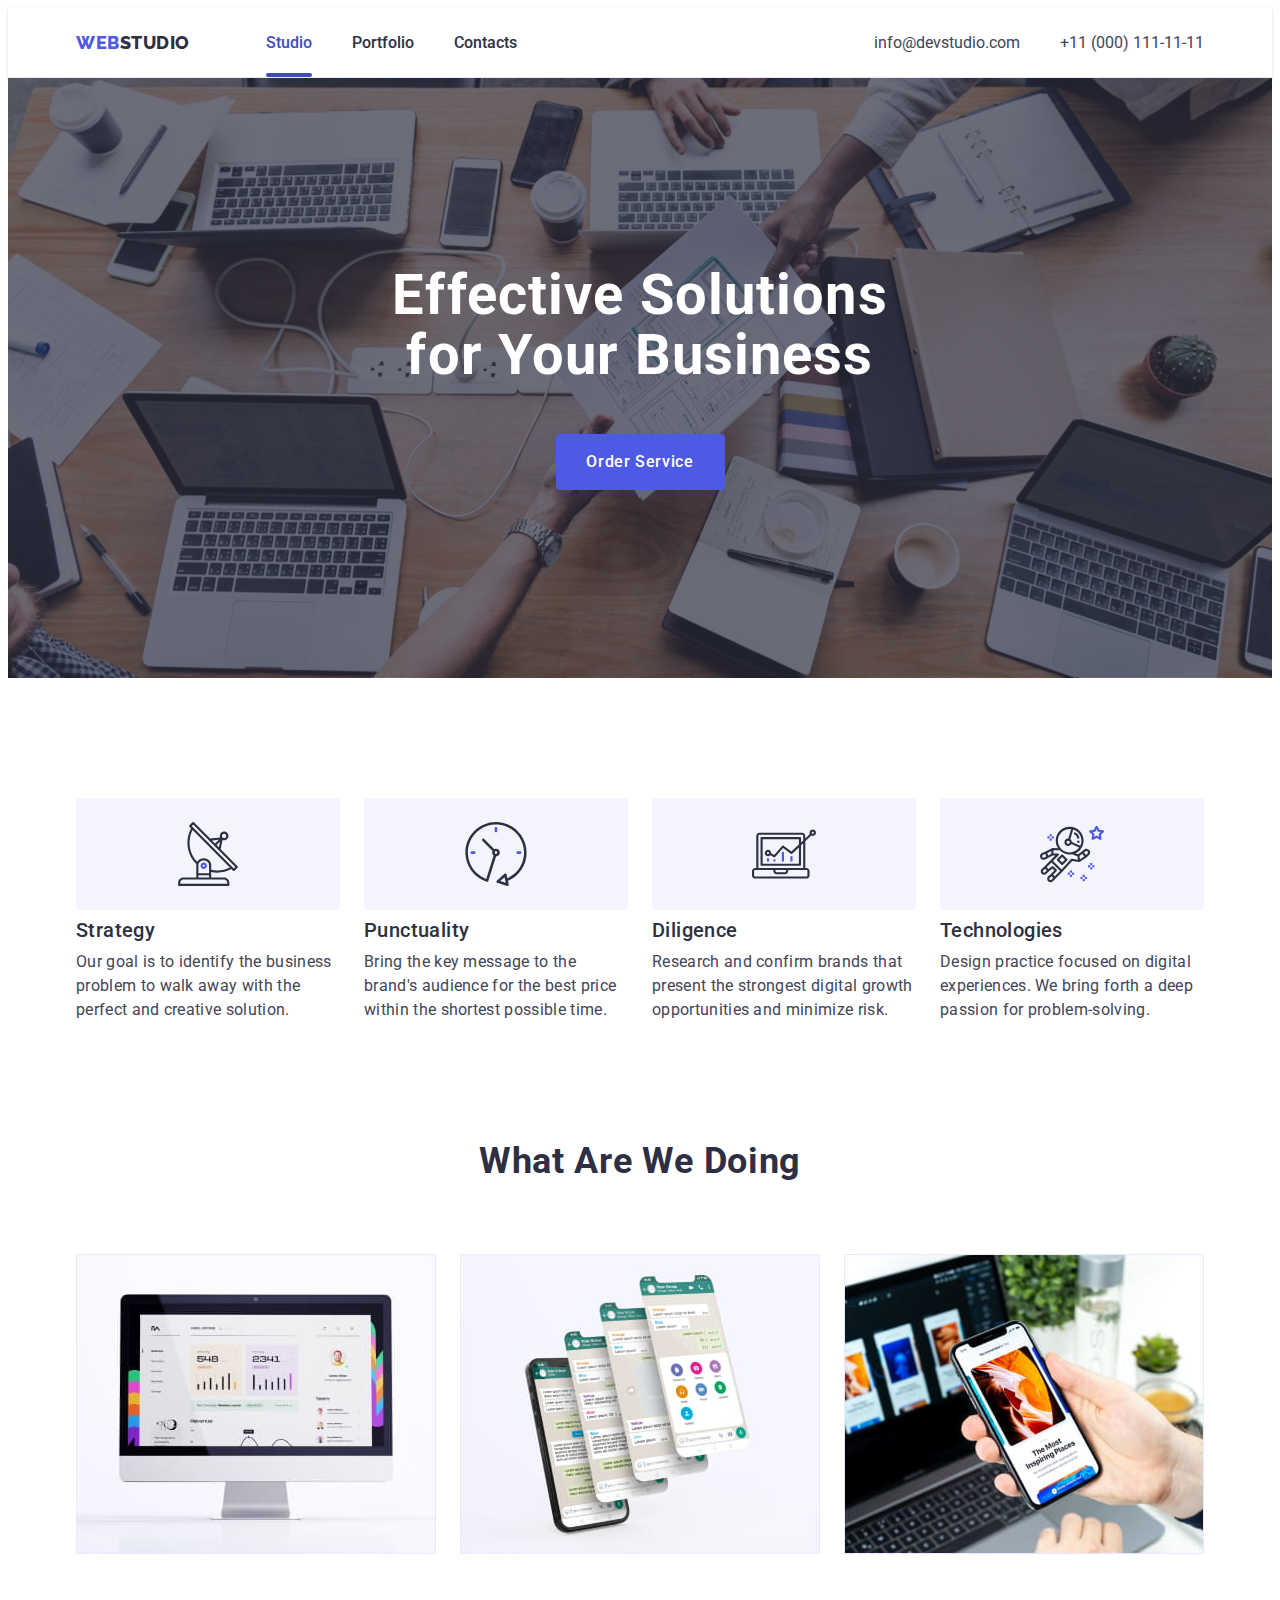
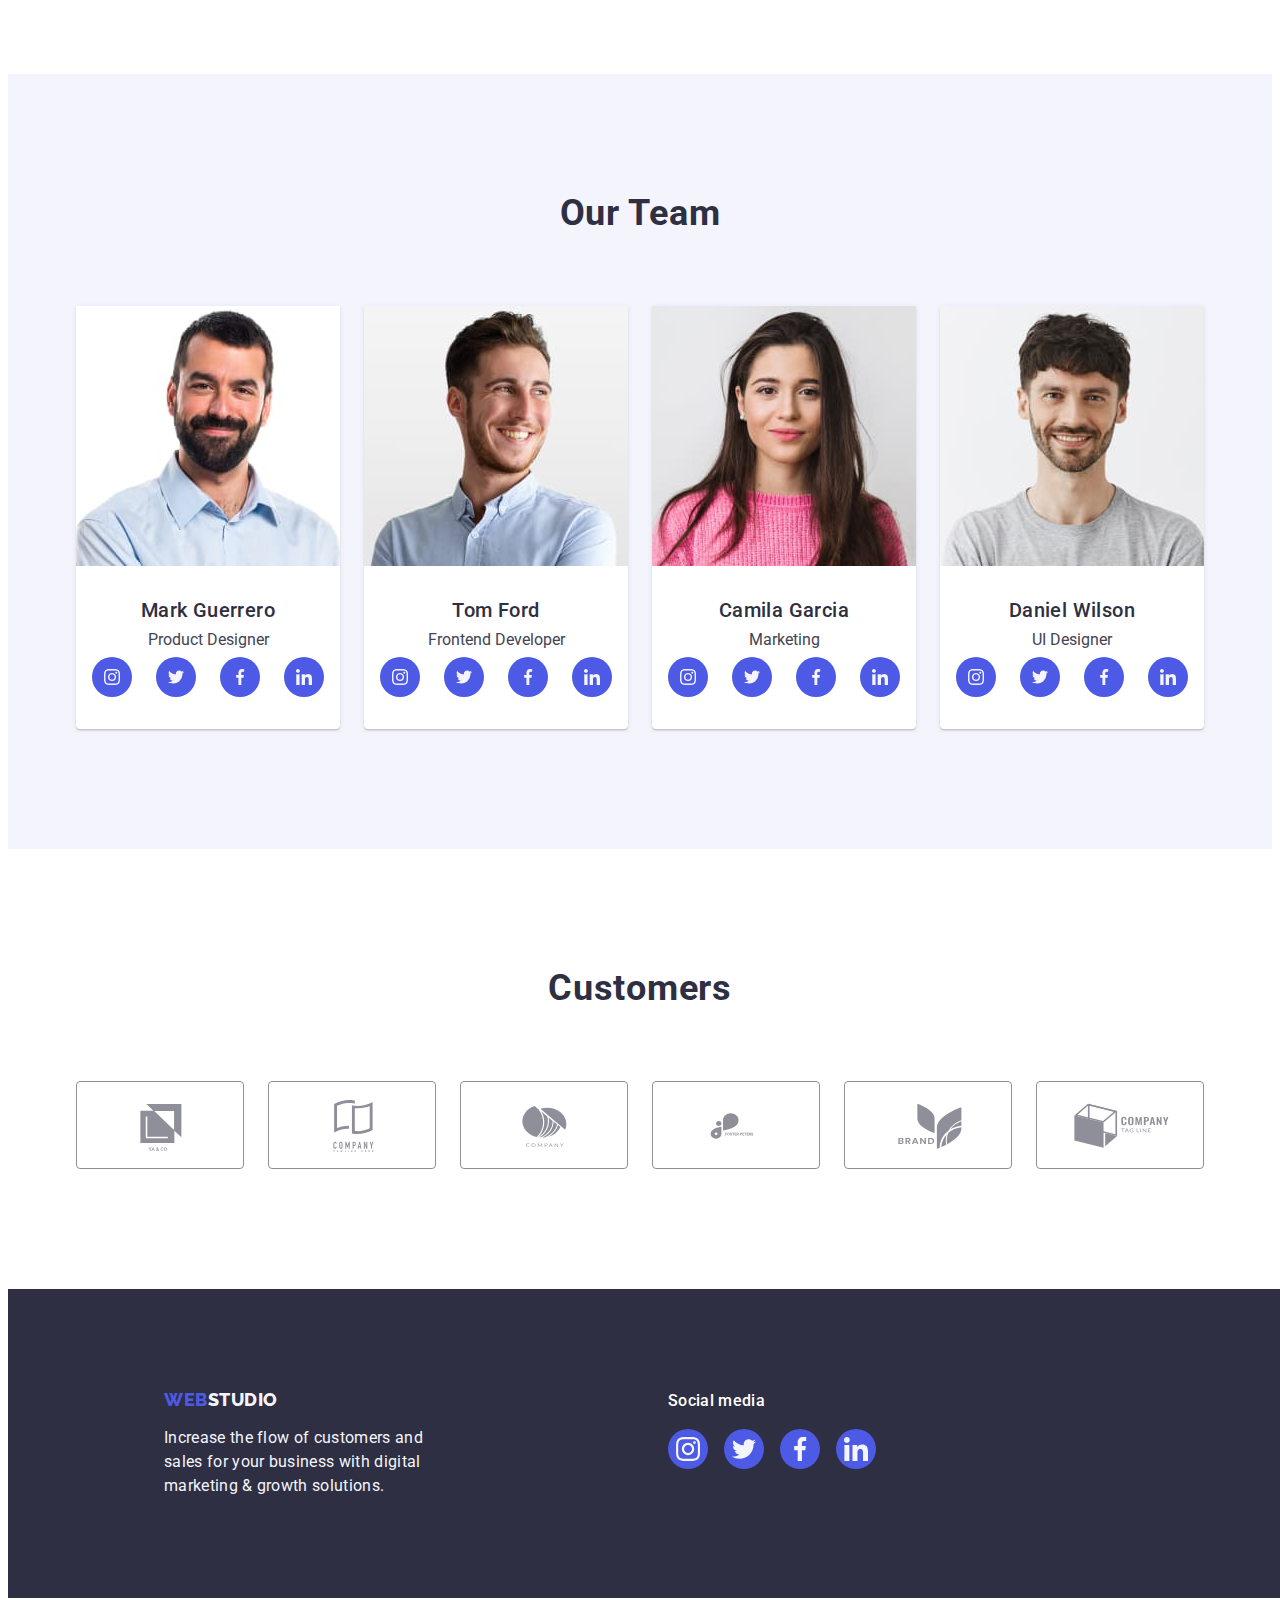
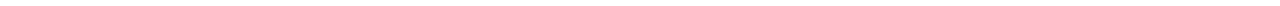
<file: index.html>
<!DOCTYPE html>
<html lang="en">

<head>
  <meta charset="UTF-8" />
  <meta http-equiv="X-UA-Compatible" content="IE=edge" />
  <meta name="viewport" content="width=device-width, initial-scale=1.0" />
  <title>portfolio</title>
  <link rel="preconnect" href="https://fonts.googleapis.com" />
  <link rel="preconnect" href="https://fonts.gstatic.com" crossorigin />
  <link href="https://fonts.googleapis.com/css2?family=Raleway:wght@800&family=Roboto:wght@400;500;700;900&display=swap"
    rel="stylesheet" />
  <!-- Modern normalize -->
  <link rel="stylesheet" href="https://cdnjs.cloudflare.com/ajax/libs/modern-normalize/2.0.0/modern-normalize.min.css"
    integrity="sha512-4xo8blKMVCiXpTaLzQSLSw3KFOVPWhm/TRtuPVc4WG6kUgjH6J03IBuG7JZPkcWMxJ5huwaBpOpnwYElP/m6wg=="
    crossorigin="anonymous" referrerpolicy="no-referrer" />
  <!-- Custom styles -->
  <link rel="stylesheet" href="./css/styles.css" />
</head>

<body>
  <header class="header">
    <div class="header-container container">
      <nav class="header-nav">
        <a class="header-logo link" href="./index.html">Web<span class="header-logo-accent">Studio</span></a>
        <ul class="header-nav-list list">
          <li class="header-nav-item">
            <a class="nav-item-link link current" href="./index.html">Studio</a>
          </li>
          <li class="header-nav-item">
            <a class="nav-item-link link" href="./portfolio.html">Portfolio</a>
          </li>
          <li class="header-nav-item">
            <a class="nav-item-link link" href="">Contacts</a>
          </li>
        </ul>
      </nav>

      <address class="header-contacts">
        <ul class="header-contacts-list list">
          <li>
            <a class="header-contacts-link link" href="mailto:info@devstudio.com">info@devstudio.com</a>
          </li>
          <li>
            <a class="header-contacts-link link" href="tel:+110001111111">+11 (000) 111-11-11</a>
          </li>
        </ul>
      </address>
    </div>
  </header>

  <main>
    <!-- SECTION HERO -->
    <section class="hero">
      <div class="hero-container container">
        <h1 class="hero-title">Effective Solutions for Your Business</h1>
        <button class="hero-btn hero-btn-link link" type="button" data-modal-open>Order Service</button>
      </div>
    </section>

    <!-- SECTION II -->
    <section class="features">
      <div class="container">
        <h2 class="visually-hidden">Features</h2>
        <ul class="features-list list">
          <li class="features-item">
            <div class="featues-icons-thumb">
              <svg class="features-icon" width="64" height="64">
                <use href="./images/icons.svg#icon-antenna"></use>
              </svg>
            </div>
            <h3 class="features-subtitle">Strategy</h3>
            <p class="features-text">
              Our goal is to identify the business problem to walk away with the
              perfect and creative solution.
            </p>
          </li>
          <li class="features-item">
            <div class="featues-icons-thumb">
              <svg class="features-icon" width="64" height="64">
                <use href="./images/icons.svg#icon-clock"></use>
              </svg>
            </div>
            <h3 class="features-subtitle">Punctuality</h3>
            <p class="features-text">
              Bring the key message to the brand's audience for the best price
              within the shortest possible time.
            </p>
          </li>
          <li class="features-item">
            <div class="featues-icons-thumb">
              <svg class="features-icon" width="64" height="64">
                <use href="./images/icons.svg#icon-diagram"></use>
              </svg>
            </div>
            <h3 class="features-subtitle">Diligence</h3>
            <p class="features-text">
              Research and confirm brands that present the strongest digital
              growth opportunities and minimize risk.
            </p>
          </li>
          <li class="features-item">
            <div class="featues-icons-thumb">
              <svg class="features-icon" width="64" height="64">
                <use href="./images/icons.svg#icon-astronaut"></use>
              </svg>
            </div>
            <h3 class="features-subtitle">Technologies</h3>
            <p class="features-text">
              Design practice focused on digital experiences. We bring forth a
              deep passion for problem-solving.
            </p>
          </li>
        </ul>
      </div>
    </section>

    <!-- SECTION III -->
    <section class="what-are-we-section">
      <div class="what-are-we container">
        <h2 class="what-are-we-title section-title">What are we doing</h2>
        <ul class="what-are-we-list list">
          <li class="what-are-we-item">
            <img src="./images/img_1.jpg" alt="on Mac" width="360" height="300" />
          </li>
          <li class="what-are-we-item">
            <img src="./images/img_2.jpg" alt="on iPhone" width="360" height="300" />
          </li>
          <li class="what-are-we-item">
            <img src="./images/img_3.jpg" alt="on mobile&laptop" width="360" height="300" />
          </li>
        </ul>
      </div>
    </section>

    <!-- SECTION IV -->
    <section class="teamcards">
      <div class="container">
        <h2 class="teamcards-title section-title">Our Team</h2>
        <ul class="teamcards-content-list list">
          <li class="teamcards-content-item">
            <img class="teamcards-img" src="./images/img_tc1.jpg" alt="MG picture" width="264" height="260" />
            <div class="teamcards-content-block">
              <h3 class="teamcards-content-title">Mark Guerrero</h3>
              <p class="teamcards-content-text">Product Designer</p>

              <ul class="teamcards-socials list">
                <li class="teamcards-socials-icons">
                  <a class="teamcards-socials-link link" href="https://instagram.com" target="_blank"
                    rel="noopener noreferrer" aria-label="Instagram link"><svg class="teamcards-icon" width="16"
                      height="16">
                      <use href="./images/icons.svg#icon-instagram-2"></use>
                    </svg></a>
                </li>
                <li class="teamcards-socials-icons">
                  <a class="teamcards-socials-link link" href="https://twitter.com" target="_blank"
                    rel="noopener noreferrer" aria-label="Twitter link"><svg class="teamcards-icon" width="16"
                      height="16">
                      <use href="./images/icons.svg#icon-twitter-1"></use>
                    </svg></a>
                </li>
                <li class="teamcards-socials-icons">
                  <a class="teamcards-socials-link link" href="https://facebook.com" target="_blank"
                    rel="noopener noreferrer" aria-label="Facebook link"><svg class="teamcards-icon" width="16"
                      height="16">
                      <use href="./images/icons.svg#icon-facebook-1"></use>
                    </svg></a>
                </li>
                <li class="teamcards-socials-icons">
                  <a class="teamcards-socials-link link" href="https://www.linkedin.com/company/linkedin"
                    target="_blank" rel="noopener noreferrer" aria-label="Linkedin link"><svg class="teamcards-icon"
                      width="16" height="16">
                      <use href="./images/icons.svg#icon-linkedin-1"></use>
                    </svg></a>
                </li>
              </ul>
            </div>
          </li>
          <li class="teamcards-content-item">
            <img class="teamcards-img" src="./images/img_tc2.jpg" alt="TF picture" width="264" height="260" />
            <div class="teamcards-content-block">
              <h3 class="teamcards-content-title">Tom Ford</h3>
              <p class="teamcards-content-text">Frontend Developer</p>
              <ul class="teamcards-socials list">
                <li class="teamcards-socials-icons">
                  <a class="teamcards-socials-link link" href="https://instagram.com" target="_blank"
                    rel="noopener noreferrer" aria-label="Instagram link"><svg class="teamcards-icon" width="16"
                      height="16">
                      <use href="./images/icons.svg#icon-instagram-2"></use>
                    </svg></a>
                </li>
                <li class="teamcards-socials-icons">
                  <a class="teamcards-socials-link link" href="https://twitter.com" target="_blank"
                    rel="noopener noreferrer" aria-label="Twitter link"><svg class="teamcards-icon" width="16"
                      height="16">
                      <use href="./images/icons.svg#icon-twitter-1"></use>
                    </svg></a>
                </li>
                <li class="teamcards-socials-icons">
                  <a class="teamcards-socials-link link" href="https://facebook.com" target="_blank"
                    rel="noopener noreferrer" aria-label="Facebook link"><svg class="teamcards-icon" width="16"
                      height="16">
                      <use href="./images/icons.svg#icon-facebook-1"></use>
                    </svg></a>
                </li>
                <li class="teamcards-socials-icons">
                  <a class="teamcards-socials-link link" href="https://www.linkedin.com/company/linkedin"
                    target="_blank" rel="noopener noreferrer" aria-label="Linkedin link"><svg class="teamcards-icon"
                      width="16" height="16">
                      <use href="./images/icons.svg#icon-linkedin-1"></use>
                    </svg></a>
                </li>
              </ul>
            </div>
          </li>
          <li class="teamcards-content-item">
            <img class="teamcards-img" src="./images/img_tc3.jpg" alt="CG picture" width="264" height="260" />
            <div class="teamcards-content-block">
              <h3 class="teamcards-content-title">Camila Garcia</h3>
              <p class="teamcards-content-text">Marketing</p>
              <ul class="teamcards-socials list">
                <li class="teamcards-socials-icons">
                  <a class="teamcards-socials-link link" href="https://instagram.com" target="_blank"
                    rel="noopener noreferrer" aria-label="Instagram link"><svg class="teamcards-icon" width="16"
                      height="16">
                      <use href="./images/icons.svg#icon-instagram-2"></use>
                    </svg></a>
                </li>
                <li class="teamcards-socials-icons">
                  <a class="teamcards-socials-link link" href="https://twitter.com" target="_blank"
                    rel="noopener noreferrer" aria-label="Twitter link"><svg class="teamcards-icon" width="16"
                      height="16">
                      <use href="./images/icons.svg#icon-twitter-1"></use>
                    </svg></a>
                </li>
                <li class="teamcards-socials-icons">
                  <a class="teamcards-socials-link link" href="https://facebook.com" target="_blank"
                    rel="noopener noreferrer" aria-label="Facebook link"><svg class="teamcards-icon" width="16"
                      height="16">
                      <use href="./images/icons.svg#icon-facebook-1"></use>
                    </svg></a>
                </li>
                <li class="teamcards-socials-icons">
                  <a class="teamcards-socials-link link" href="https://www.linkedin.com/company/linkedin"
                    target="_blank" rel="noopener noreferrer" aria-label="Linkedin link"><svg class="teamcards-icon"
                      width="16" height="16">
                      <use href="./images/icons.svg#icon-linkedin-1"></use>
                    </svg></a>
                </li>
              </ul>
            </div>
          </li>
          <li class="teamcards-content-item">
            <img class="teamcards-img" src="./images/img_tc4.jpg" alt="DW picture" width="264" height="260" />
            <div class="teamcards-content-block">
              <h3 class="teamcards-content-title">Daniel Wilson</h3>
              <p class="teamcards-content-text">UI Designer</p>
              <ul class="teamcards-socials list">
                <li class="teamcards-socials-icons">
                  <a class="teamcards-socials-link link" href="https://instagram.com" target="_blank"
                    rel="noopener noreferrer" aria-label="Instagram link"><svg class="teamcards-icon" width="16"
                      height="16">
                      <use href="./images/icons.svg#icon-instagram-2"></use>
                    </svg></a>
                </li>
                <li class="teamcards-socials-icons">
                  <a class="teamcards-socials-link link" href="https://twitter.com" target="_blank"
                    rel="noopener noreferrer" aria-label="Twitter link"><svg class="teamcards-icon" width="16"
                      height="16">
                      <use href="./images/icons.svg#icon-twitter-1"></use>
                    </svg></a>
                </li>
                <li class="teamcards-socials-icons">
                  <a class="teamcards-socials-link link" href="https://facebook.com" target="_blank"
                    rel="noopener noreferrer" aria-label="Facebook link"><svg class="teamcards-icon" width="16"
                      height="16">
                      <use href="./images/icons.svg#icon-facebook-1"></use>
                    </svg></a>
                </li>
                <li class="teamcards-socials-icons">
                  <a class="teamcards-socials-link link" href="https://www.linkedin.com/company/linkedin"
                    target="_blank" rel="noopener noreferrer" aria-label="Linkedin link"><svg class="teamcards-icon"
                      width="16" height="16">
                      <use href="./images/icons.svg#icon-linkedin-1"></use>
                    </svg></a>
                </li>
              </ul>
            </div>
          </li>
        </ul>
      </div>
    </section>

    <!-- SECTION V -->
    <section class="customers-section">
      <div class="container">
        <h2 class="customers-title section-title">Customers</h2>
        <ul class="customers-list list">
          <li class="customers-item">
            <a class="customers-item-link link" href=""><svg class="customers-icon" width="104" height="56">
                <use href="./images/icons.svg#icon-Logo"></use>
              </svg></a>
          </li>
          <li class="customers-item">
            <a class="customers-item-link link" href=""><svg class="customers-icon" width="104" height="56">
                <use href="./images/icons.svg#icon-Logo1"></use>
              </svg></a>
          </li>
          <li class="customers-item">
            <a class="customers-item-link link" href=""><svg class="customers-icon" width="104" height="56">
                <use href="./images/icons.svg#icon-Logo2"></use>
              </svg></a>
          </li>
          <li class="customers-item">
            <a class="customers-item-link link" href=""><svg class="customers-icon" width="104" height="56">
                <use href="./images/icons.svg#icon-Logo3"></use>
              </svg></a>
          </li>
          <li class="customers-item">
            <a class="customers-item-link link" href=""><svg class="customers-icon" width="104" height="56">
                <use href="./images/icons.svg#icon-Logo4"></use>
              </svg></a>
          </li>
          <li class="customers-item">
            <a class="customers-item-link link" href=""><svg class="customers-icon" width="104" height="56">
                <use href="./images/icons.svg#icon-Logo5"></use>
              </svg></a>
          </li>
        </ul>
      </div>
    </section>
  </main>

  <footer class="footer">

    <div class="footer-container container">
      <div class="footer-logo">
        <a class="footer-logo-link link" href="./index.html">Web<span class="footer-logo-accent">Studio</span></a>
        <p class="footer-text">
          Increase the flow of customers and sales for your business with digital
          marketing & growth solutions.
        </p>
      </div>

      <div class="footer-socials">
        <p class="footer-subject">Social media</p>
        <ul class="footer-socials-list list">
          <li class="footer-socials-item">
            <a class="footer-socials-link link" href="https://instagram.com" target="_blank" rel="noopener noreferrer"
              aria-label="Instagram link"><svg class="footer-socials-icon" width="24" height="24">
                <use href="./images/icons.svg#icon-instagram-2"></use>
              </svg></a>
          </li>
          <li class="footer-socials-item">
            <a class="footer-socials-link link" href="https://twitter.com" target="_blank" rel="noopener noreferrer"
              aria-label="Twitter link"><svg class="footer-socials-icon" width="24" height="24">
                <use href="./images/icons.svg#icon-twitter-1"></use>
              </svg></a>
          </li>
          <li class="footer-socials-item">
            <a class="footer-socials-link link" href="https://facebook.com" target="_blank" rel="noopener noreferrer"
              aria-label="Facebook link"><svg class="footer-socials-icon" width="24" height="24">
                <use href="./images/icons.svg#icon-facebook-1"></use>
              </svg></a>
          </li>
          <li class="footer-socials-item">
            <a class="footer-socials-link link" href="https://www.linkedin.com/company/linkedin" target="_blank"
              rel="noopener noreferrer" aria-label="Linkedin link"><svg class="footer-socials-icon" width="24"
                height="24">
                <use href="./images/icons.svg#icon-linkedin-1"></use>
              </svg></a>
          </li>
        </ul>
      </div>
    </div>
  </footer>

  <!-- Pop-up Window -->

  <div class="modal-window is-hidden" data-modal>
    <div class="modal">
      <button class="modal-btn" type="button" data-modal-close>
        <svg class="modal-btn-icon" width="8" height="8">
          <use href="./images/icons.svg#icon-close-black-18dp-2"></use>
        </svg>
      </button>
    </div>
  </div>

  <script src="./js/modal.js"></script>
</body>

</html>
</file>
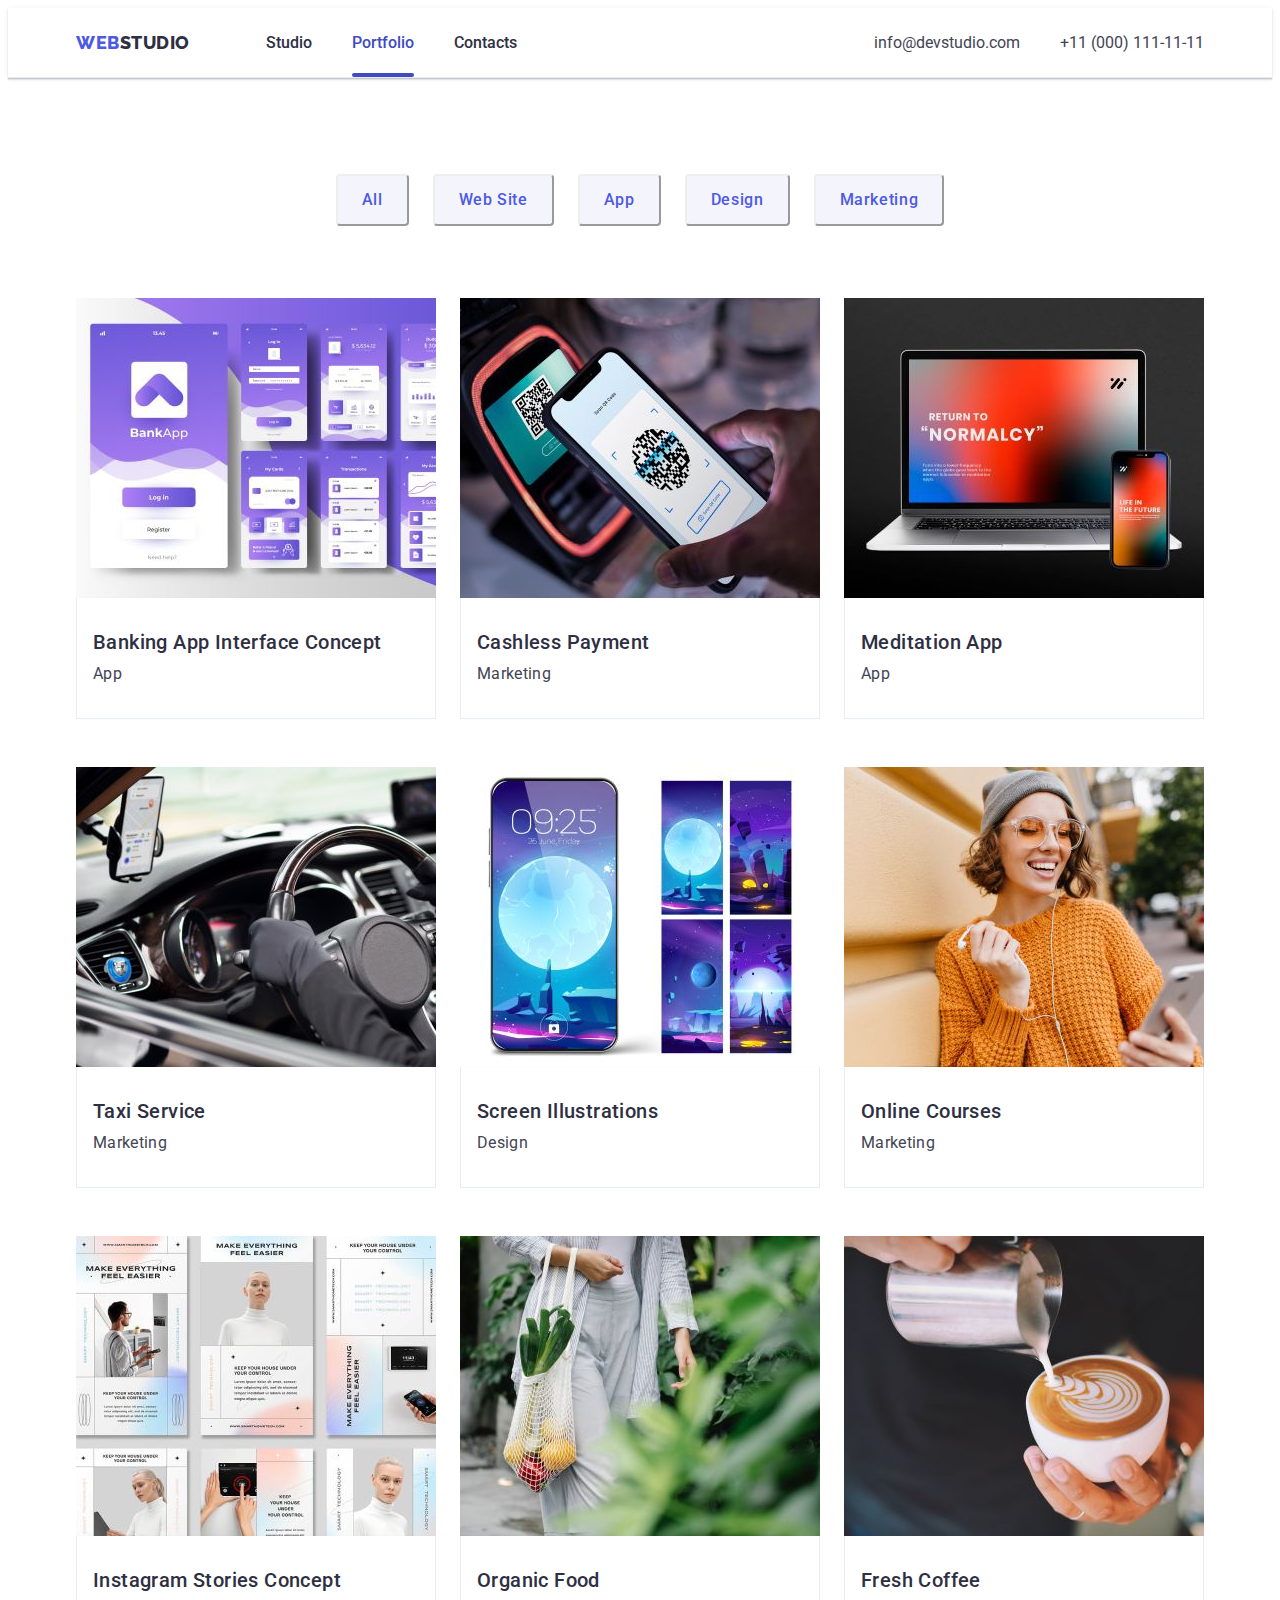
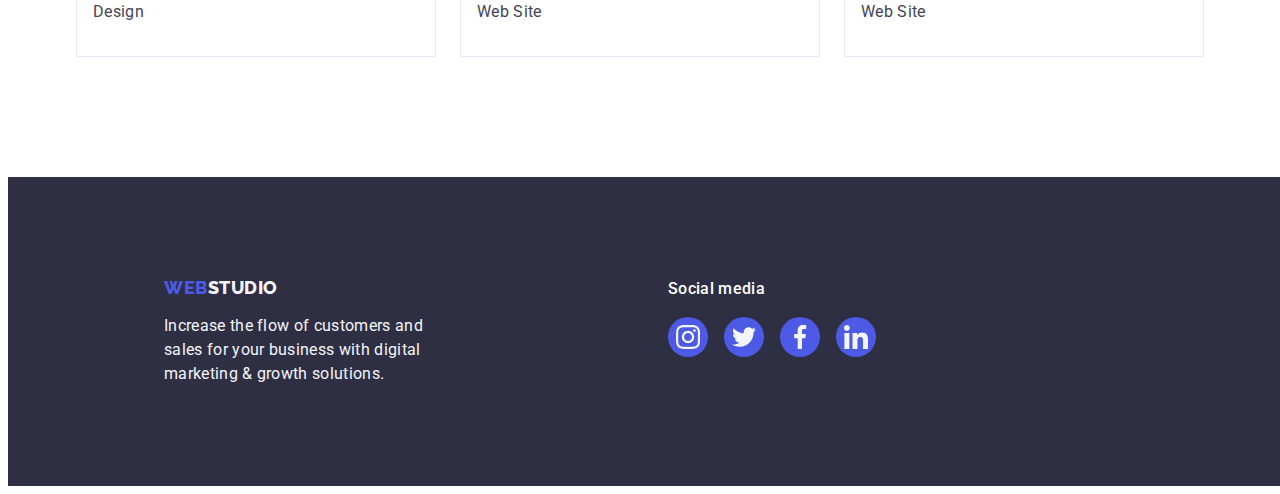
<file: portfolio.html>
<!DOCTYPE html>
<html lang="en">

<head>
    <meta charset="UTF-8">
    <meta http-equiv="X-UA-Compatible" content="IE=edge">
    <meta name="viewport" content="width=device-width, initial-scale=1.0">
    <title>portfolio</title>
    <link rel="preconnect" href="https://fonts.googleapis.com">
    <link rel="preconnect" href="https://fonts.gstatic.com" crossorigin>
    <link
        href="https://fonts.googleapis.com/css2?family=Raleway:wght@800&family=Roboto:wght@400;500;700;900&display=swap"
        rel="stylesheet">
    <link rel="stylesheet" href="https://cdnjs.cloudflare.com/ajax/libs/modern-normalize/2.0.0/modern-normalize.min.css"
        integrity="sha512-4xo8blKMVCiXpTaLzQSLSw3KFOVPWhm/TRtuPVc4WG6kUgjH6J03IBuG7JZPkcWMxJ5huwaBpOpnwYElP/m6wg=="
        crossorigin="anonymous" referrerpolicy="no-referrer" />
    <link rel="stylesheet" href="./css/styles.css">
</head>

<body>
    <header class="header">
        <div class="header-container container">
            <nav class="header-nav">
                <a class="header-logo link" href="./index.html">Web<span class="header-logo-accent">Studio</span></a>
                <ul class="header-nav-list list">
                    <li class="header-nav-item">
                        <a class="nav-item-link link" href="./index.html">Studio</a>
                    </li>
                    <li class="header-nav-item">
                        <a class="nav-item-link link current" href="./portfolio.html">Portfolio</a>
                    </li>
                    <li class="header-nav-item">
                        <a class="nav-item-link link" href="">Contacts</a>
                    </li>
                </ul>
            </nav>

            <address class="header-contacts">
                <ul class="header-contacts-list list">
                    <li>
                        <a class="header-contacts-link link" href="mailto:info@devstudio.com">info@devstudio.com</a>
                    </li>
                    <li>
                        <a class="header-contacts-link link" href="tel:+110001111111">+11 (000) 111-11-11</a>
                    </li>
                </ul>
            </address>
        </div>
    </header>

    <main>
        <section class="portfolio-main">
            <div class="container">
                <h1 class="visually-hidden">Decription of Portfolio</h1>
                <ul class="filter-btns list">
                    <li class="filter-btns-item"><button class="filter-btns-link link" type="button">All</button>
                    </li>
                    <li class="filter-btns-item"><button class="filter-btns-link link" type="button">Web
                            Site</button>
                    </li>
                    <li class="filter-btns-item"><button class="filter-btns-link link" type="button">App</button>
                    </li>
                    <li class="filter-btns-item"><button class="filter-btns-link link" type="button">Design</button>
                    </li>
                    <li class="filter-btns-item"><button class="filter-btns-link link" type="button">Marketing</button>
                    </li>
                </ul>

                <ul class="project-cards-list list">
                    <li class="project-cards-item">
                        <a class="project-cards-link link" href="">
                            <div class="project-cards-thumb">
                                <img class="project-cards-img" src="./images/banking_app.jpg"
                                    alt="Banking App Interface Concept" width="360" height="300">
                                <p class="overlay">
                                    14 Stylish and User-Friendly App Design Concepts · Task
                                    Manager App · Calorie Tracker App · Exotic Fruit Ecommerce App ·
                                    Cloud Storage App
                                </p>
                            </div>
                            <div class="project-cards-wrapper">
                                <h2 class="features-subtitle">Banking App Interface Concept</h2>
                                <p class="features-text">App</p>
                            </div>
                        </a>
                    </li>
                    <li class="project-cards-item">
                        <a class="project-cards-link link" href="">
                            <div class="project-cards-thumb">

                                <img class="project-cards-img" src="./images/cashless_payment.jpg"
                                    alt="Cashless Payment" width="360" height="300">
                                <p class="overlay">
                                    14 Stylish and User-Friendly App Design Concepts · Task
                                    Manager App · Calorie Tracker App · Exotic Fruit Ecommerce App ·
                                    Cloud Storage App
                                </p>
                            </div>
                            <div class="project-cards-wrapper">
                                <h2 class="features-subtitle">Cashless Payment</h2>
                                <p class="features-text">Marketing</p>
                            </div>
                        </a>
                    </li>
                    <li class="project-cards-item">
                        <a class="project-cards-link link" href="">
                            <div class="project-cards-thumb">

                                <img class="project-cards-img" src="./images/meditation_app.jpg" alt="Meditation App"
                                    width="360" height="300">
                                <p class="overlay">
                                    14 Stylish and User-Friendly App Design Concepts · Task
                                    Manager App · Calorie Tracker App · Exotic Fruit Ecommerce App ·
                                    Cloud Storage App
                                </p>
                            </div>
                            <div class="project-cards-wrapper">
                                <h2 class="features-subtitle">Meditation App</h2>
                                <p class="features-text">App</p>
                            </div>
                        </a>
                    </li>
                    <li class="project-cards-item">
                        <a class="project-cards-link link" href="">
                            <div class="project-cards-thumb">

                                <img class="project-cards-img" src="./images/taxi_service.jpg" alt="Taxi Service"
                                    width="360" height="300">
                                <p class="overlay">
                                    14 Stylish and User-Friendly App Design Concepts · Task
                                    Manager App · Calorie Tracker App · Exotic Fruit Ecommerce App ·
                                    Cloud Storage App
                                </p>
                            </div>
                            <div class="project-cards-wrapper">
                                <h2 class="features-subtitle">Taxi Service</h2>
                                <p class="features-text">Marketing</p>
                            </div>
                        </a>
                    </li>
                    <li class="project-cards-item">
                        <a class="project-cards-link link" href="">
                            <div class="project-cards-thumb">

                                <img class="project-cards-img" src="./images/screen_illustrations.jpg"
                                    alt="Screen Illustrations" width="360" height="300">
                                <p class="overlay">
                                    14 Stylish and User-Friendly App Design Concepts · Task
                                    Manager App · Calorie Tracker App · Exotic Fruit Ecommerce App ·
                                    Cloud Storage App
                                </p>
                            </div>
                            <div class="project-cards-wrapper">
                                <h2 class="features-subtitle">Screen Illustrations</h2>
                                <p class="features-text">Design</p>
                            </div>
                        </a>
                    </li>
                    <li class="project-cards-item">
                        <a class="project-cards-link link" href="">
                            <div class="project-cards-thumb">

                                <img class="project-cards-img" src="./images/online_courses.jpg" alt="Online Courses"
                                    width="360" height="300">
                                <p class="overlay">
                                    14 Stylish and User-Friendly App Design Concepts · Task
                                    Manager App · Calorie Tracker App · Exotic Fruit Ecommerce App ·
                                    Cloud Storage App
                                </p>
                            </div>
                            <div class="project-cards-wrapper">
                                <h2 class="features-subtitle">Online Courses</h2>
                                <p class="features-text">Marketing</p>
                            </div>
                        </a>
                    </li>
                    <li class="project-cards-item">
                        <a class="project-cards-link link" href="">
                            <div class="project-cards-thumb">

                                <img class="project-cards-img" src="./images/instagram_stories_concept.jpg"
                                    alt="Instagram Stories Concept" width="360" height="300">
                                <p class="overlay">
                                    14 Stylish and User-Friendly App Design Concepts · Task
                                    Manager App · Calorie Tracker App · Exotic Fruit Ecommerce App ·
                                    Cloud Storage App
                                </p>
                            </div>
                            <div class="project-cards-wrapper">
                                <h2 class="features-subtitle">Instagram Stories Concept</h2>
                                <p class="features-text">Design</p>
                            </div>
                        </a>
                    </li>
                    <li class="project-cards-item">
                        <a class="project-cards-link link" href="">
                            <div class="project-cards-thumb">

                                <img class="project-cards-img" src="./images/organic_food.jpg" alt="Organic Food"
                                    width="360" height="300">
                                <p class="overlay">
                                    14 Stylish and User-Friendly App Design Concepts · Task
                                    Manager App · Calorie Tracker App · Exotic Fruit Ecommerce App ·
                                    Cloud Storage App
                                </p>
                            </div>
                            <div class="project-cards-wrapper">
                                <h2 class="features-subtitle">Organic Food</h2>
                                <p class="features-text">Web Site</p>
                            </div>
                        </a>
                    </li>
                    <li class="project-cards-item">
                        <a class="project-cards-link link" href="">
                            <div class="project-cards-thumb">

                                <img class="project-cards-img" src="./images/fresh_coffee.jpg" alt="Fresh Coffee"
                                    width="360" height="300">
                                <p class="overlay">
                                    14 Stylish and User-Friendly App Design Concepts · Task
                                    Manager App · Calorie Tracker App · Exotic Fruit Ecommerce App ·
                                    Cloud Storage App
                                </p>
                            </div>
                            <div class="project-cards-wrapper">
                                <h2 class="features-subtitle">Fresh Coffee</h2>
                                <p class="features-text">Web Site</p>
                            </div>
                        </a>
                    </li>
                </ul>
            </div>
        </section>
    </main>

    <footer class="footer">

        <div class="footer-container container">
            <div class="footer-logo">
                <a class="footer-logo-link link" href="./index.html">Web<span
                        class="footer-logo-accent">Studio</span></a>
                <p class="footer-text">
                    Increase the flow of customers and sales for your business with digital
                    marketing & growth solutions.
                </p>
            </div>

            <div class="footer-socials">
                <p class="footer-subject">Social media</p>
                <ul class="footer-socials-list list">
                    <li class="footer-socials-item">
                        <a class="footer-socials-link link" href="https://instagram.com" target="_blank"
                            rel="noopener noreferrer" aria-label="Instagram link"><svg class="footer-socials-icon"
                                width="24" height="24">
                                <use href="./images/icons.svg#icon-instagram-2"></use>
                            </svg></a>
                    </li>
                    <li class="footer-socials-item">
                        <a class="footer-socials-link link" href="https://twitter.com" target="_blank"
                            rel="noopener noreferrer" aria-label="Twitter link"><svg class="footer-socials-icon"
                                width="24" height="24">
                                <use href="./images/icons.svg#icon-twitter-1"></use>
                            </svg></a>
                    </li>
                    <li class="footer-socials-item">
                        <a class="footer-socials-link link" href="https://facebook.com" target="_blank"
                            rel="noopener noreferrer" aria-label="Facebook link"><svg class="footer-socials-icon"
                                width="24" height="24">
                                <use href="./images/icons.svg#icon-facebook-1"></use>
                            </svg></a>
                    </li>
                    <li class="footer-socials-item">
                        <a class="footer-socials-link link" href="https://www.linkedin.com/company/linkedin"
                            target="_blank" rel="noopener noreferrer" aria-label="Linkedin link"><svg
                                class="footer-socials-icon" width="24" height="24">
                                <use href="./images/icons.svg#icon-linkedin-1"></use>
                            </svg></a>
                    </li>
                </ul>
            </div>
        </div>
    </footer>

</body>

</html>
</file>
<file: css/styles.css>
/* Default styles */
/*  font-size: 16px;
    font-style: normal;
    font-weight: 400;
    letter-spacing: normal;
    line-height: 1.2; */
:root {
  scroll-behavior: smooth;
  /* Fonts */
  --main-font: Roboto, sans-serif;
  --secondary-font: Raleway, sans-serif;
  /* Colors */
  --main-cl: #2e2f42;
  --accent-cl: #e7e9fc;
  --white-cl: #fff;
  --light-cl: #F4F4FD;
  --primary-cl: #4d5ae5;
  --dark-cl: #434455;
  /* Background Colors */
  --main-bg-cl: #fff;
  --hero-bg-cl: #2e2f42;
  --light-bg-cl: #F4F4FD;
  --beige-bg-cl: #fcf1e0;
  --pressed-bg-cl: #404bbf;
  --success-bg-cl: #31D0AA;
  --subtle-bg-cl: #8e8f99;
  --dairy-bg-cl: #FCFCFC;
  --navyblue-modal-bg-cl: rgba(46, 47, 66, 0.40);
  /* Other */
  --header-fw: 700;
  --medium-fw: 500;
  --default-fw: 400;
  --default-fs: 16px;
  --header-fs: 20px;
  --default-lh: 1.2;
  --main-lh: 1.5;
  --main-lt-space: 0.02em;
  --header-lt-space: 0.04em;

  --trns-fast: 250ms cubic-bezier(0.4, 0, 0.2, 1);
  --opct-med: 500ms ease-out;
}

/**
  |============================
  | base styles
  |============================
**/
body {
  font-family: var(--main-font);
  color: var(--dark-cl);
}

*,
*::before,
*::after {
  box-sizing: border-box;
}

/* reset styles start */
h1,
h2,
h3,
h4,
h5,
h6,
p,
ul {
  margin: 0;
}

.list {
  list-style: none;
  margin: 0;
  padding-left: 0;
}

.link {
  text-decoration: none;
  color: currentColor;
}

.header-contacts {
  font-style: normal;
}

img {
  display: block;
  max-width: 100%;
  height: auto;
}

.visually-hidden {
  position: absolute;
  width: 1px;
  height: 1px;
  margin: -1px;
  border: 0;
  padding: 0;
  white-space: nowrap;
  clip-path: inset(100%);
  clip: rect(0 0 0 0);
  overflow: hidden;
}

/* reset styles end */

.container {
  width: 1158px;
  padding: 0 15px;
  margin: 0 auto;
}

/**
  |============================
  | HEADER styles
  |============================
**/

.header {
  border-bottom: 1px solid var(--accent-cl);
  box-shadow: 0px 1px 6px 0px rgba(46, 47, 66, 0.08), 0px 1px 1px 0px rgba(46, 47, 66, 0.16), 0px 2px 1px 0px rgba(46, 47, 66, 0.08);
}

.header-container {
  display: flex;
  align-items: center;
}

.header-nav,
.header-contacts {
  display: flex;
  align-items: center;
}

.header-nav {
  margin-right: auto;
}

.header-logo {
  color: var(--primary-cl);
  font-family: var(--secondary-font);
  font-size: 18px;
  font-weight: 800;
  line-height: 1.17;
  letter-spacing: 0.03em;
  text-transform: uppercase;
  padding-top: 24px;
  padding-bottom: 24px;
  margin-right: 76px;
}

.header-logo-accent {
  color: var(--main-cl);
}

.header-logo,
.footer-logo,
.nav-item-link,
.header-contacts-link,
.project-cards-link {
  text-decoration: none;
}

.header-nav-list,
.header-contacts-list {
  display: flex;
  gap: 40px;
}

.nav-item-link {
  color: var(--main-cl);
  font-weight: var(--medium-fw);
  display: block;
  padding-top: 24px;
  padding-bottom: 24px;
  transition: color var(--trns-fast);
}

.nav-item-link.current {
  position: relative;
  color: var(--pressed-bg-cl);
}

.current::after {
  content: '';
  position: absolute;
  display: flex;
  left: 0;
  width: 100%;
  height: 4px;
  bottom: -1px;
  border-radius: 2px;
  background-color: var(--pressed-bg-cl);
}

.header-contacts-link {
  display: block;
  padding-top: 24px;
  padding-bottom: 24px;
  color: var(--dark-cl);
  font-size: var(--default-fs);
  font-weight: var(--default-fw);
  transition: color var(--trns-fast);
}

.nav-item-link:hover,
.nav-item-link:focus,
.header-contacts-link:hover,
.header-contacts-link:focus {
  color: var(--pressed-bg-cl);
}

/**
  |============================
  | SECTION HERO styles
  |============================
**/

.hero {
  padding: 188px 0;
  max-width: 1440px;
  margin: 0 auto;
  background-color: var(--hero-bg-cl);
  background-image: linear-gradient(rgba(46, 47, 66, 0.7), rgba(46, 47, 66, 0.7)), url(../images/bg-people-office.jpg);
  background-position: center;
  background-size: cover;
  background-repeat: no-repeat;
}

.hero-container {
  max-width: 1440px;
}

.hero-title {
  color: var(--white-cl);
  font-size: 56px;
  font-weight: var(--header-fw);
  line-height: 1.07;
  letter-spacing: var(--main-lt-space);
  max-width: 496px;
  text-align: center;
  margin: 0 auto 48px auto;
}

.hero-btn {
  display: block;
  margin: 0 auto;
  color: var(--white-cl);
  font-family: inherit;
  font-size: var(--default-fs);
  font-weight: var(--medium-fw);
  line-height: var(--main-lh);
  letter-spacing: var(--header-lt-space);
  background-color: var(--primary-cl);
  border: none;
  border-radius: 4px;
  min-width: 169px;
  height: 56px;
  cursor: pointer;
}

.button {
  padding: 16px 32px;
}

.hero-btn-link {
  transition: background-color var(--trns-fast);
}

.hero-btn-link:hover,
.hero-btn-link:focus {
  background-color: var(--pressed-bg-cl);
}

/**
  |============================
  | SECTION II styles
  |============================
**/

.features,
.customers {
  padding: 120px 0;
}

.features,
.teamcards {
  font-size: var(--header-fs);
  font-weight: var(--medium-fw);
  line-height: var(--header-lh);
}

.features-list {
  display: flex;
  gap: 24px;
}

.features-item {
  max-width: 264px;
}

.featues-icons-thumb {
  display: flex;
  align-items: center;
  justify-content: center;
  width: 264px;
  height: 112px;
  border-radius: 4px;
  background: var(--light-bg-cl);
  margin-bottom: 8px;
}

.features-subtitle {
  color: var(--main-cl);
  font-size: var(--header-fs);
  font-weight: var(--medium-fw);
  letter-spacing: var(--main-lt-space);
  line-height: var(--default-lh);
  margin-bottom: 8px;
}

.features-text {
  color: var(--dark-cl);
  font-size: var(--default-fs);
  font-weight: var(--default-fw);
  letter-spacing: var(--main-lt-space);
  line-height: var(--main-lh);
}

/**
  |============================
  | SECTION III styles
  |============================
**/
.what-are-we-section {
  padding-bottom: 120px;
}

.section-title {
  margin: 0 auto;
  text-align: center;
  margin-bottom: 72px;
}

.what-are-we-list {
  display: flex;
  flex-wrap: wrap;
  margin: 0;
  gap: 24px;
}

.what-are-we-item {
  flex-basis: calc((100% - 48px) / 3);
}

/**
  |============================
  | SECTION IV styles
  |============================
**/

.teamcards {
  padding: 120px 0;
}

.what-are-we-title,
.teamcards-title,
.customers-title {
  color: var(--main-cl);
  font-size: 36px;
  font-weight: var(--header-fw);
  line-height: 1.11;
  letter-spacing: var(--main-lt-space);
  text-transform: capitalize;
}

.teamcards,
.filter-btns-link {
  background-color: var(--light-bg-cl);
}

.teamcards-content-list {
  display: flex;
  margin: 0;
  gap: 24px;
}

.teamcards-content-item {
  background-color: var(--main-bg-cl);
  padding-bottom: 0px;
  text-align: center;
  flex-basis: calc((100% - 24px * 3) / 4);
  border-radius: 0px 0px 4px 4px;
  box-shadow: 0px 2px 1px 0px rgba(46, 47, 66, 0.08), 0px 1px 1px 0px rgba(46, 47, 66, 0.16), 0px 1px 6px 0px rgba(46, 47, 66, 0.08);
}

.teamcards-img,
.project-cards-img {
  width: 100%;
  object-fit: cover;
  object-position: center;
}

.teamcards-content-block {
  padding: 32px 0;
}

.teamcards-content-title {
  color: var(--main-cl);
  font-size: var(--header-fs);
  font-weight: var(--medium-fw);
  letter-spacing: var(--main-lt-space);
  line-height: var(--default-lh);
  margin: 0 auto 8px auto;
}

.teamcards-content-text {
  color: var(--dark-cl);
  font-size: var(--default-fs);
  font-weight: var(--default-fw);
  margin: 0 auto 8px auto;
}

.teamcards-socials {
  display: flex;
  justify-content: center;
  gap: 24px;
}

.teamcards-socials-icons {
  width: 40px;
  height: 40px;
}

.teamcards-socials-link {
  display: flex;
  width: 100%;
  height: 100%;
  background-color: var(--primary-cl);
  border: 1px solid transparent;
  border-radius: 50%;
  align-items: center;
  justify-content: center;
  transition: background-color var(--trns-fast);
  cursor: pointer;
}

.teamcards-socials-link:hover,
.teamcards-socials-link:focus {
  background-color: var(--pressed-bg-cl);
}

.teamcards-icon {
  fill: var(--light-cl);
}

/**
  |============================
  | SECTION V styles
  |============================
**/

.customers-section {
  padding: 120px 0;
}

.customers-list {
  display: flex;
  gap: 24px;
}

.customers-item {
  width: calc((100% - 5 * 24px) / 6);
  height: 88px;
}

.customers-item-link {
  display: flex;
  justify-content: center;
  align-items: center;
  width: 100%;
  height: 100%;
  border: 1px solid var(--subtle-bg-cl);
  border-radius: 4px;
  color: var(--subtle-bg-cl);
  transition: border-color var(--trns-fast), color var(--trns-fast);
  cursor: pointer;
}

.customers-icon {
  fill: currentColor;
  transition: fill var(--trns-fast);
}

.customers-item-link:hover,
.customers-item-link:focus {
  border-color: var(--pressed-bg-cl);
  color: var(--pressed-bg-cl);
}

/**
  |============================
  |Footer styles
  |============================
**/

.footer {
  background-color: var(--hero-bg-cl);
  padding: 100px 0;
  min-width: 1440px;
  margin: 0 auto;
}

.footer-container {
  display: flex;
  align-items: baseline;
  max-height: 312px;
}

.footer-logo {
  margin-right: 120px;
}

.footer-logo-link {
  color: var(--primary-cl);
  font-family: var(--secondary-font);
  font-size: 18px;
  font-weight: 800;
  line-height: 1.17;
  letter-spacing: 0.03em;
  text-transform: uppercase;
  display: inline-block;
  margin-right: 269px;
  margin-bottom: 16px;
}

.footer-logo-accent,
.footer-text {
  color: var(--light-cl);
}

.footer-text {
  font-size: var(--default-fs);
  font-weight: var(--default-fw);
  letter-spacing: var(--main-lt-space);
  line-height: var(--main-lh);
  width: 264px;
  margin-right: 120px;
}

.footer-socials-list {
  display: flex;
  margin: 0;
  gap: 16px;
}

.footer-subject {
  color: var(--WHITE, #FFF);
  font-size: var(--default-fs);
  font-weight: var(--medium-fw);
  line-height: var(--main-lh);
  letter-spacing: var(--main-lt-space);
  margin-bottom: 16px;
}

.footer-socials-item {
  display: flex;
  gap: 16px;
  width: 40px;
  height: 40px;
}

.footer-socials-link {
  width: 100%;
  height: 100%;
  background-color: var(--primary-cl);
  border: 1px solid transparent;
  border-radius: 50%;
  display: flex;
  align-items: center;
  justify-content: center;
  transition: background-color var(--trns-fast);
  cursor: pointer;
}

.footer-socials-link:hover,
.footer-socials-link:focus {
  background-color: var(--success-bg-cl);
}

.footer-socials-icon {
  fill: var(--light-cl);
}

/* pop-up window, modal */

.modal-window {
  position: fixed;
  top: 0;
  left: 0;
  width: 100%;
  height: 100%;
  background-color: rgba(46, 47, 66, 0.4);
  transition: opacity 250ms cubic-bezier(0.4, 0, 0.2, 1), visibility 250ms cubic-bezier(0.4, 0, 0.2, 1);
}

.modal-window.is-hidden {
  opacity: 0;
  visibility: hidden;
  pointer-events: none;
}

.modal {
  position: absolute;
  top: 50%;
  left: 50%;

  transform: translateX(-50%) translateY(-50%) scale(1);

  width: 408px;
  min-height: 584px;
  border-radius: 4px;
  box-shadow: 0px 2px 1px 0px rgba(0, 0, 0, 0.20), 0px 1px 3px 0px rgba(0, 0, 0, 0.12), 0px 1px 1px 0px rgba(0, 0, 0, 0.14);
  background-color: var(--dairy-bg-cl);

  transition: transform var(--trns-fast);
}

.modal-window.is-hidden .modal {
  transform: translateX(-50%) translateY(-50%) scale(0.2);
  opacity: 0;
}

.modal-btn {
  position: absolute;
  top: 24px;
  right: 24px;
  width: 24px;
  height: 24px;
  border-radius: 50%;
  display: flex;
  align-items: center;
  justify-content: center;
  background-color: var(--accent-cl);
  border: 1px solid rgba(0, 0, 0, 0.10);
  padding: 0;
  cursor: pointer;
  transition: background-color var(--trns-fast), border var(--trns-fast);
}

.modal-btn-icon {
  transition: fill var(--trns-fast);
}

.modal-btn:hover,
.modal-btn:focus {
  background-color: var(--pressed-bg-cl);
  border: none;
}

.modal-btn:hover .modal-btn-icon,
.modal-btn:focus .modal-btn-icon {
  fill: var(--white-cl);
}

/**
  |============================
  | portfolio styles
  |============================
**/
.portfolio-main {
  padding: 96px 0 120px 0;
}

.filter-btns {
  display: flex;
  justify-content: center;
  align-items: center;
  gap: 24px;
  margin-bottom: 72px;
}

.filter-btns-link {
  color: var(--primary-cl);
  font-family: inherit;
  font-size: var(--default-fs);
  font-weight: var(--medium-fw);
  line-height: var(--main-lh);
  letter-spacing: var(--header-lt-space);
  padding: 12px 24px;
  border-radius: 4px;
  border-color: 1px solid var(--accent-cl);
  transition: color var(--trns-fast), background-color var(--trns-fast),
    border-color var(--trns-fast), box-shadow var(--trns-fast);
  cursor: pointer;
}

.filter-btns-link:hover,
.filter-btns-link:focus {
  color: var(--white-cl);
  background-color: var(--pressed-bg-cl);
  border-color: 1px solid transparent;
  box-shadow: 0px 2px 2px 0px rgba(0, 0, 0, 0.12), 0px 2px 1px 0px rgba(0, 0, 0, 0.08), 0px 3px 1px 0px rgba(0, 0, 0, 0.10);
}

.project-cards-list {
  display: flex;
  flex-wrap: wrap;
  column-gap: 24px;
  row-gap: 48px;
}

.project-cards-item {
  display: block;
  flex-basis: calc((100% - 24px * 2) / 3);
}

.project-cards-wrapper {
  background: var(--main-bg-cl);
  padding: 32px 16px;
  border: 1px solid var(--accent-cl);
  border-top: none;
}

.project-cards-link {
  display: block;
  transition: box-shadow var(--trns-fast);
}

.project-cards-link:hover,
.project-cards-link:focus {
  box-shadow: 0px 2px 1px 0px rgba(46, 47, 66, 0.08), 0px 1px 1px 0px rgba(46, 47, 66, 0.16), 0px 1px 6px 0px rgba(46, 47, 66, 0.08);
}

/* overlay block */

.project-cards-thumb {
  position: relative;
  overflow: hidden;
}

.overlay {
  position: absolute;
  top: 0;
  font-size: var(--default-fs);
  letter-spacing: var(--main-lt-space);
  line-height: var(--main-lh);
  color: var(--light-cl);
  padding: 40px 32px;
  background-color: var(--primary-cl);
  height: 100%;
  width: 100%;
  transform: translateY(100%);
  transition: transform var(--trns-fast);
}

.project-cards-link:hover .overlay {
  transform: translateY(0%);
}

.project-cards-link:focus .overlay {
  transform: translateY(0%);
}
</file>
